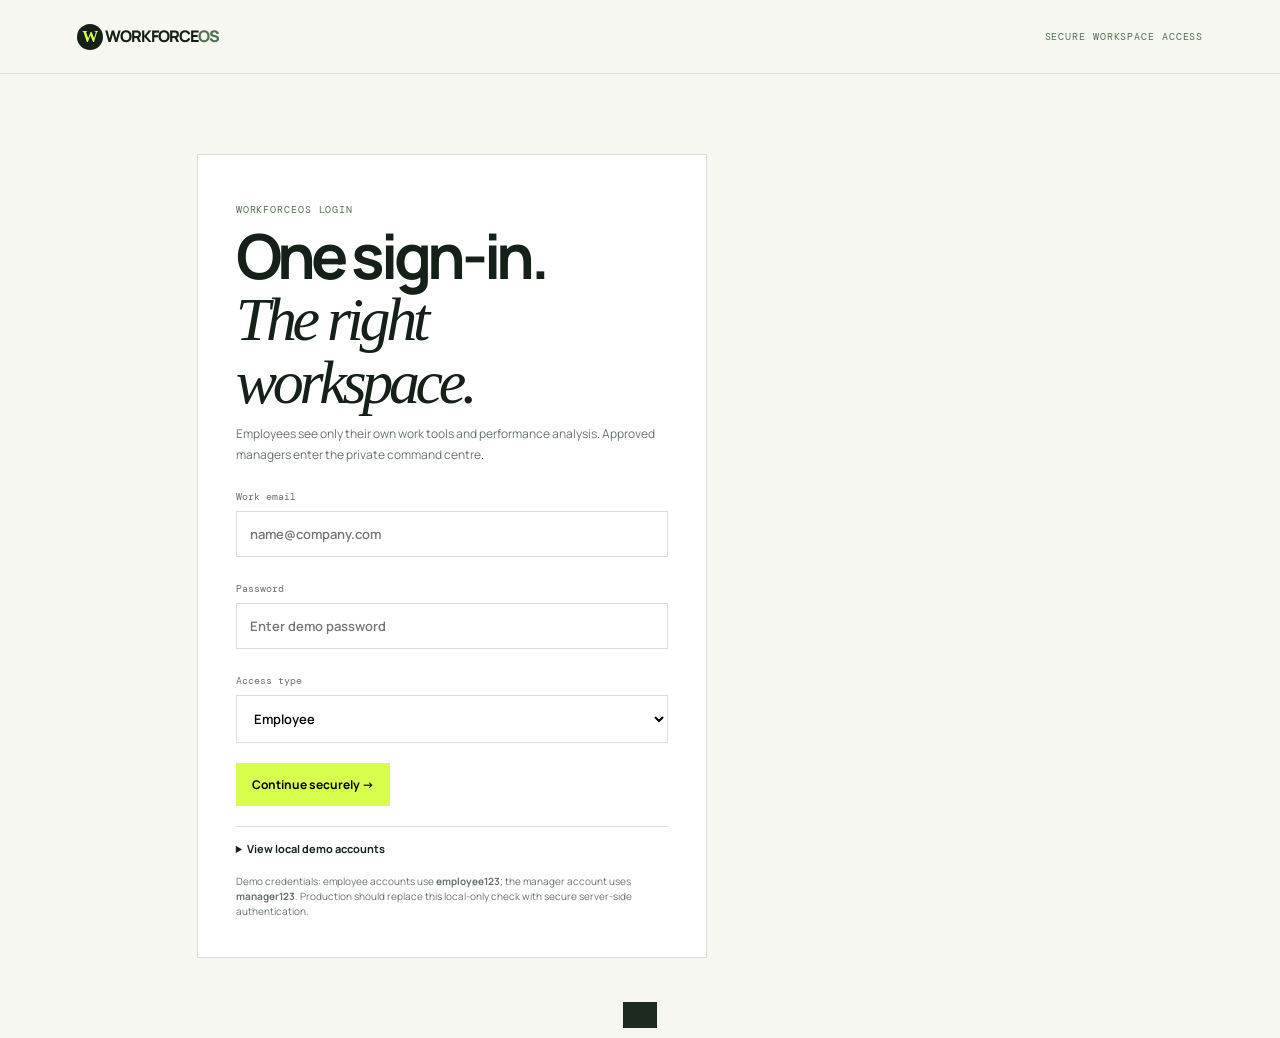
<file: index.html>
<!doctype html>
<html lang="en">
  <head>
    <meta charset="UTF-8" />
    <meta name="viewport" content="width=device-width, initial-scale=1.0" />
    <title>WorkforceOS AI — Workforce Command Centre</title>
    <link rel="preconnect" href="https://fonts.googleapis.com" />
    <link rel="preconnect" href="https://fonts.gstatic.com" crossorigin />
    <link href="https://fonts.googleapis.com/css2?family=DM+Mono:wght@400;500&family=Manrope:wght@400;500;600;700;800&display=swap" rel="stylesheet" />
    <link rel="stylesheet" href="styles.css" />
    <style>
      /* ── Roster component ──────────────────────────────────────── */
      .roster-wrap{max-width:1200px;margin:0 auto;padding:0 5vw 28px}
      .roster{border:1px solid var(--line);background:var(--panel)}
      .roster summary{list-style:none;display:flex;align-items:center;justify-content:space-between;gap:18px;padding:17px 20px;cursor:pointer}
      .roster summary::-webkit-details-marker{display:none}
      .roster-summary-left{display:flex;align-items:center;gap:11px}
      .roster-summary-left b{font-size:13px}
      .roster-summary-left span{font:10px 'DM Mono';color:var(--muted)}
      .roster-toggle{font:700 11px Manrope;color:var(--green)}
      .roster[open] .roster-toggle{color:var(--ink)}
      .roster-body{border-top:1px solid var(--line);padding:18px 20px 21px}
      .roster-intro{display:flex;justify-content:space-between;gap:20px;margin:0 0 15px;font-size:11px;color:var(--muted)}
      .roster-intro strong{color:var(--ink)}
      .employee-roster{display:grid;grid-template-columns:repeat(4,1fr);gap:8px}
      .employee-card{display:flex;align-items:center;gap:8px;padding:10px;background:#f4f6f1;border:1px solid transparent}
      .employee-card:hover{border-color:var(--green);background:#fff}
      .employee-avatar{display:grid;place-items:center;flex:0 0 27px;width:27px;height:27px;border-radius:50%;background:var(--deep);color:var(--lime);font:9px 'DM Mono'}
      .employee-card strong,.employee-card span{display:block}
      .employee-card strong{font-size:10px;line-height:1.25}
      .employee-card span{font:9px 'DM Mono';color:var(--muted);margin-top:2px}
      .employee-card small{display:block;white-space:nowrap;overflow:hidden;text-overflow:ellipsis;max-width:120px;font-size:9px;color:var(--green);margin-top:2px}
      @media(max-width:760px){
        .employee-roster{grid-template-columns:1fr 1fr}
        .roster-intro{display:block;line-height:1.7}
        .roster-wrap{padding-bottom:18px}
        .employee-card small{max-width:80px}
      }

      /* ── Roster analytics tab ──────────────────────────────────── */
      .roster-tabs{display:flex;gap:6px;margin:0 0 16px}
      .roster-tabs button{border:1px solid var(--line);background:transparent;padding:8px 10px;cursor:pointer;color:var(--muted);font:700 10px Manrope}
      .roster-tabs button.active{background:var(--ink);border-color:var(--ink);color:#fff}
      .roster-panel[hidden]{display:none}
      .workforce-table-wrap{border:1px solid var(--line);overflow:auto;background:#fff}
      .workforce-table{min-width:760px;width:100%;border-collapse:collapse;text-align:left}
      .workforce-table th{font:9px 'DM Mono';letter-spacing:.08em;color:var(--muted);padding:11px;border-bottom:1px solid var(--line)}
      .workforce-table td{padding:11px;border-bottom:1px solid #edf0eb;font-size:10px}
      .workforce-table tr:last-child td{border:0}
      .workforce-person{display:flex;gap:7px;align-items:center}
      .workforce-person .employee-avatar{width:24px;height:24px;flex-basis:24px}
      .workforce-person strong,.workforce-person small{display:block}
      .workforce-person strong{font-size:10px}
      .workforce-person small{color:var(--muted);font:9px 'DM Mono';margin-top:2px}
      .rate{font:700 11px 'DM Mono'}
      .rate.good{color:var(--green)}
      .rate.low{color:var(--amber)}
      .workload-track{width:74px;height:4px;background:#e4e8e2}
      .workload-track i{display:block;height:100%;background:var(--green)}
      .workload-track.over i{background:var(--red)}
      .method-note{font-size:10px;color:var(--muted);line-height:1.6;margin:13px 0 0}

      /* ── Management topbar extras ──────────────────────────────── */
      .management-badge{border:1px solid var(--line);padding:5px 7px;color:var(--green);font:9px 'DM Mono';letter-spacing:.06em;white-space:nowrap}
      .management-alert{max-width:1200px;margin:0 auto;padding:16px 5vw;border-bottom:1px solid #ead5cb;background:#fff8f3;display:flex;align-items:center;justify-content:space-between;gap:24px}
      .management-alert>div{display:flex;align-items:flex-start;gap:11px}
      .alert-mark{display:grid;place-items:center;flex:0 0 21px;width:21px;height:21px;border-radius:50%;background:var(--amber);color:#fff;font-weight:800}
      .management-alert b{font-size:11px}
      .management-alert p{margin:4px 0 0;color:var(--muted);font-size:11px;line-height:1.45}
      .management-alert a{white-space:nowrap;color:var(--ink);font:700 11px Manrope}

      /* ── Signout / demo-reset button ───────────────────────────── */
      .signout-btn{border:1px solid var(--line);background:transparent;cursor:pointer;color:var(--muted);font:700 10px Manrope;padding:6px 10px;white-space:nowrap}
      .signout-btn:hover{color:var(--ink);border-color:var(--ink)}
      .reset-btn{border:0;background:transparent;cursor:pointer;color:var(--muted);font:9px 'DM Mono';padding:4px 8px;letter-spacing:.06em}
      .reset-btn:hover{color:var(--green)}

      /* ── API status dot ────────────────────────────────────────── */
      #apiStatusDot{display:inline-block;width:7px;height:7px;border-radius:50%;background:#72a970;margin-right:5px;transition:background .3s}
      #apiStatusDot.offline{background:var(--amber)}
      .embedded-analysis{max-width:1200px;margin:0 auto;padding-left:5vw;padding-right:5vw}
      .embedded-analysis iframe{display:block;width:100%;height:680px;border:1px solid var(--line);background:var(--paper)}
      .pale-section{background:var(--pale);max-width:none;padding-left:max(5vw,calc((100vw - 1200px)/2 + 5vw));padding-right:max(5vw,calc((100vw - 1200px)/2 + 5vw))}

      @media(max-width:760px){
        .management-badge{display:none}
        .management-alert{align-items:flex-start;flex-direction:column;gap:9px}
        .management-alert a{margin-left:32px}
        .signout-btn{display:none}
        .embedded-analysis iframe{height:1120px}
      }
    </style>
  </head>
  <body>
    <div class="grain"></div>

    <header class="topbar">
      <a class="brand" href="#overview" aria-label="WorkforceOS home">
        <span class="mark">W</span><span>WORKFORCE<i>OS</i></span>
      </a>
      <nav aria-label="Main navigation">
        <a class="active" href="#overview">Overview</a>
        <a href="#decision">Decisions</a>
        <a href="#tasks">Tasks</a>
        <a href="#projectAnalyzer">New Project</a>
        <a href="#leaveImpact">Leave Impact</a>
        <a href="#incidentSimulator">Incident Simulator</a>
        <a href="#analyst">AI analyst</a>
      </nav>
      <div class="top-actions">
        <span class="management-badge">MANAGEMENT ACCESS</span>
        <!-- sign out restores session and returns to employee login -->
        <button class="signout-btn" id="managerSignOut" title="Sign out of management dashboard">Sign out</button>
        <button class="profile" id="managerSignOut2" aria-label="Sign out">AM</button>
      </div>
    </header>

    <main id="overview">

      <section class="hero">
        <div>
          <p class="eyebrow">WORKFORCE COMMAND CENTRE / CHENNAI DELIVERY TEAM</p>
          <h1>Keep critical work<br /><em>moving forward.</em></h1>
          <p class="lede">A clear view of people, priorities, and risk—so your team can act before a small disruption becomes an SLA breach.</p>
          <div class="hero-actions">
            <a class="button primary" href="#decision">Review live decision <span>→</span></a>
            <button class="text-link" id="openScenario">Try a what-if scenario ↓</button>
          </div>
        </div>
        <aside class="hero-note">
          <span class="note-icon">↗</span>
          <p class="eyebrow">TODAY'S FOCUS</p>
          <strong>2 decisions<br />need approval</strong>
          <p>One critical task is at risk. A coverage plan is ready for review.</p>
          <a href="#decision">See recommendation →</a>
        </aside>
      </section>

      <section class="status-strip" aria-label="System status">
        <span><b></b> Allocation engine is healthy</span>
        <span>Policy: <strong>balanced delivery</strong></span>
        <!-- Demo reset only appears when API is live -->
        <span id="resetWrap" style="display:none">
          <button class="reset-btn" id="resetDemoBtn">↺ Reset demo data</button>
        </span>
      </section>

      <section class="management-alert" aria-label="Management attention required">
        <div>
          <span class="alert-mark">!</span>
          <div>
            <b>Management attention required</b>
            <p>An employee has not responded to the 30-minute break check. Their active task requires coverage review.</p>
          </div>
        </div>
        <a href="#decision">Review escalation →</a>
      </section>

      <section class="metrics section-tight" aria-label="Workforce summary">
        <article>
          <span>Available now</span>
          <strong>48<span>/50</span></strong>
          <small class="positive">from workforce dataset</small>
        </article>
        <article>
          <span>At-risk tasks</span>
          <strong id="riskCount">3</strong>
          <small class="warning">review decisions</small>
        </article>
        <article>
          <span>Team capacity</span>
          <strong>78<span>%</span></strong>
          <div class="meter"><i style="width:78%"></i></div>
        </article>
        <article>
          <span>Protected SLA value</span>
          <strong>₹2.4<span>L</span></strong>
          <small>from active plans</small>
        </article>
      </section>

      <!-- Employee Directory -->
      <section class="roster-wrap" aria-label="Available employee directory">
        <details class="roster">
          <summary>
            <div class="roster-summary-left">
              <b>Available people directory</b>
              <span>50 employees in the current workforce feed</span>
            </div>
            <span class="roster-toggle">Show names &amp; IDs ↓</span>
          </summary>
          <div class="roster-body">
            <p class="roster-intro">
              <span>Browse employee records in the current dataset.</span>
              <span>Names · IDs · role · location</span>
            </p>
            <div class="roster-tabs" role="tablist">
              <button class="active" data-roster-view="directory">Directory</button>
              <button data-roster-view="analytics">Capacity &amp; performance</button>
            </div>
            <div class="roster-panel" id="directoryPanel">
              <div class="employee-roster" id="employeeRoster"></div>
            </div>
            <div class="roster-panel" id="analyticsPanel" hidden>
              <div class="workforce-table-wrap">
                <table class="workforce-table">
                  <thead>
                    <tr>
                      <th>Employee</th>
                      <th>Role / location</th>
                      <th>Workload</th>
                      <th>Available rate</th>
                      <th>SLA performance</th>
                    </tr>
                  </thead>
                  <tbody id="analyticsRoster"></tbody>
                </table>
              </div>
              <p class="method-note">Available rate = remaining daily capacity after current workload. SLA performance = historical SLA success rate from the workforce dataset. When the API is live, figures come directly from the database.</p>
            </div>
          </div>
        </details>
      </section>

      <!-- Live Decision -->
      <section id="decision" class="section decision-section">
        <div class="section-heading">
          <div>
            <p class="eyebrow">LIVE DECISION</p>
            <h2>Coverage plan, ready to review.</h2>
          </div>
          <p>Choose an event below. The workspace shows a recommended, explainable allocation—not an automatic personnel decision.</p>
        </div>
        <div class="event-tabs" role="tablist" aria-label="Decision events">
          <button class="event-tab active" data-event="break" role="tab">Extended break <span>Needs review</span></button>
          <button class="event-tab" data-event="leave" role="tab">Leave request <span>Tomorrow</span></button>
          <button class="event-tab" data-event="critical" role="tab">Critical incident <span>New</span></button>
        </div>
        <div class="decision-grid">
          <article class="panel event-panel">
            <p class="eyebrow" id="eventEyebrow">EVENT / EXTENDED BREAK</p>
            <h3 id="eventTitle">Arun's break has passed 30 minutes.</h3>
            <p class="panel-copy" id="eventDescription">His active API task has 3.5 hours remaining. Without coverage, the delivery window is at risk.</p>
            <dl class="event-details" id="eventDetails"></dl>
            <div class="impact-box">
              <span>IF WE DO NOTHING</span>
              <strong id="inactionRisk">41% SLA breach risk</strong>
              <p id="inactionCopy">Approx. ₹18,000 in potential delay cost.</p>
            </div>
            <button class="button outline wide" id="viewTaskBtn">View affected task <span>→</span></button>
          </article>
          <article class="panel recommendation-panel" aria-live="polite">
            <div class="recommendation-top">
              <div>
                <p class="eyebrow">RECOMMENDED PLAN</p>
                <p class="recommendation-label" id="recommendationLabel">Temporary coverage</p>
              </div>
              <span class="confidence" id="confidence">92% fit</span>
            </div>
            <h3 id="recommendationTitle">Priya covers 35% of T-104.</h3>
            <p class="recommendation-copy" id="recommendationDescription">She matches the backend requirements, has 4.2 available hours, and keeps both employees within planned capacity.</p>
            <div class="result-metrics">
              <div><span>SLA risk</span><strong id="riskChange">41% <i>→</i> 9%</strong></div>
              <div><span>Coverage</span><strong id="coverageValue">35% of task</strong></div>
              <div><span>Estimated impact</span><strong id="impactValue">₹18k avoided</strong></div>
            </div>
            <div class="factor-title"><span>Why this plan</span><small>auditable signals</small></div>
            <div class="factors" id="factors"></div>
            <div class="recommendation-actions">
              <button class="button primary" id="applyPlan">Approve coverage <span>→</span></button>
              <button class="secondary-action" id="showAlternatives">Compare alternatives</button>
            </div>
          </article>
        </div>
      </section>

      <!-- Workforce Pulse -->
      <section id="workforce" class="pulse-section">
        <div class="section content-width">
          <div class="section-heading">
            <div>
              <p class="eyebrow">WORKFORCE PULSE</p>
              <h2>Know where help is needed.</h2>
            </div>
            <p>Human-readable status, so managers can scan the team in seconds.</p>
          </div>
          <div class="pulse-grid">
            <article class="pulse-card highlight">
              <span class="pulse-number">05</span>
              <h3>Ready to help</h3>
              <p>Qualified people with enough capacity to absorb priority work.</p>
              <button class="text-link" data-filter="available">View available people →</button>
            </article>
            <article class="pulse-card">
              <span class="pulse-number warning-text">03</span>
              <h3>Need attention</h3>
              <p>People nearing capacity or with a task that needs a manager check-in.</p>
              <button class="text-link" data-filter="attention">Review workload →</button>
            </article>
            <article class="pulse-card">
              <span class="pulse-number">04</span>
              <h3>On leave / break</h3>
              <p>Absences that are already covered or being evaluated.</p>
              <button class="text-link" data-filter="away">See coverage →</button>
            </article>
          </div>
        </div>
      </section>

      <!-- Task Priority Table -->
      <section id="tasks" class="section">
        <div class="section-heading">
          <div>
            <p class="eyebrow">PRIORITISE</p>
            <h2>Work that needs a decision.</h2>
          </div>
          <p>Focus attention on the tasks with the highest operational risk.</p>
        </div>
        <div class="task-toolbar">
          <div class="segmented" aria-label="Filter tasks">
            <button class="selected" data-task-filter="all">All work</button>
            <button data-task-filter="risk">At risk</button>
            <button data-task-filter="unassigned">Unassigned</button>
          </div>
          <label class="search">
            <span>⌕</span>
            <input id="taskSearch" type="search" placeholder="Find a task or owner" />
          </label>
        </div>
        <div class="table-wrap">
          <table>
            <thead>
              <tr>
                <th>Priority</th>
                <th>Task</th>
                <th>Owner</th>
                <th>Deadline</th>
                <th>Remaining</th>
                <th>Risk</th>
                <th></th>
              </tr>
            </thead>
            <tbody id="taskBody"></tbody>
          </table>
        </div>
      </section>

      <!-- What-if Simulator -->
      <section id="simulator" class="section simulator">
        <div class="section-heading">
          <div>
            <p class="eyebrow">SIMULATE</p>
            <h2>Test a change before it happens.</h2>
          </div>
          <p>Compare the current plan with a disruption, using the same policy rules as the live workspace.</p>
        </div>
        <div class="simulation-grid">
          <div class="simulation-controls">
            <label>
              Scenario
              <select id="scenarioSelect">
                <option value="leave">An employee takes leave tomorrow</option>
                <option value="incident">A critical production incident arrives</option>
                <option value="capacity">Key engineer reaches full capacity</option>
              </select>
            </label>
            <label>
              Planning window
              <select id="windowSelect">
                <option>Next 8 hours</option>
                <option>Next 24 hours</option>
                <option>Next 3 days</option>
              </select>
            </label>
            <button class="button dark wide" id="runSimulation">Run simulation <span>→</span></button>
          </div>
          <div class="scenario-result" id="simulationResult">
            <div><span>—</span><strong>—</strong><small>Run a scenario to see results</small></div>
          </div>
        </div>
      </section>

      <section id="projectAnalyzer" class="section embedded-analysis">
        <div class="section-heading"><div><p class="eyebrow">NEW PROJECT</p><h2>Test the opportunity.</h2></div><p>Assess workforce capacity, skills, SLA exposure, and commercial impact without changing production assignments.</p></div>
        <iframe class="analyzer-frame" title="New Project Analyzer" src="analyzers.html?embedded=1#project" loading="lazy"></iframe>
      </section>

      <section id="leaveImpact" class="section embedded-analysis pale-section">
        <div class="section-heading"><div><p class="eyebrow">LEAVE IMPACT</p><h2>Protect delivery.</h2></div><p>Simulate an employee absence and inspect affected tasks and replacement coverage before approving leave.</p></div>
        <iframe class="analyzer-frame" title="Leave Impact Analyzer" src="analyzers.html?embedded=1#leave" loading="lazy"></iframe>
      </section>

      <section id="incidentSimulator" class="section embedded-analysis">
        <div class="section-heading"><div><p class="eyebrow">INCIDENT SIMULATOR</p><h2>Stress-test the plan.</h2></div><p>Run the digital twin against workforce disruptions without modifying live workforce state.</p></div>
        <iframe class="analyzer-frame" title="Incident Simulator" src="analyzers.html?embedded=1#incident" loading="lazy"></iframe>
      </section>

      <!-- Conversational Analyst -->
      <section id="analyst" class="analyst-section">
        <div class="section analyst-grid">
          <div>
            <p class="eyebrow">CONVERSATIONAL ACCESS</p>
            <h2>Ask the workforce analyst.</h2>
            <p>The analyst turns clear questions into data checks and allocation simulations. It explains recommendations; it does not make employment decisions.</p>
          </div>
          <div class="ask-box">
            <div id="chatOutput">Try: "Who can cover the payments API task?"</div>
            <div class="chat-row">
              <input id="chatInput" placeholder="Ask about your workforce…" />
              <button id="askBtn">Ask →</button>
            </div>
            <div class="chips">
              <button>What is at risk today?</button>
              <button>Who can cover T-104?</button>
              <button>Show team capacity</button>
            </div>
          </div>
        </div>
      </section>

    </main>

    <div class="toast" id="toast" role="status"></div>

    <footer>
      <span>WORKFORCEOS AI / prototype</span>
      <span>Decision support with human approval.</span>
    </footer>

    <script src="app.js"></script>
    <script>
      window.addEventListener('message', event => {
        if (event.origin !== window.location.origin || !event.data?.auraFrameHeight) return;
        document.querySelectorAll('.analyzer-frame').forEach(frame => {
          if (frame.contentWindow === event.source) frame.style.height = `${Math.max(520, event.data.auraFrameHeight)}px`;
        });
      });
    </script>
    <script>
      /* ── extra wiring for elements added only in this HTML ─── */
      document.addEventListener('DOMContentLoaded', () => {
        /* second sign-out button (avatar) */
        const btn2 = document.getElementById('managerSignOut2');
        if (btn2) btn2.addEventListener('click', () => {
          sessionStorage.removeItem('workforceosUser');
          window.location.href = 'employee.html';
        });

        /* demo reset */
        document.getElementById('resetDemoBtn')?.addEventListener('click', async () => {
          try {
            await fetch('/api/demo/reset', { method: 'POST' });
            window.location.reload();
          } catch {
            /* ignore — button is only shown when API is live */
          }
        });

        /* keep the API status dot and footer mode in sync */
        const originalLoad = window._origLoad || (() => {});
        function updateStatus(live) {
          const dot = document.getElementById('apiStatusDot');
          const footer = document.getElementById('footerMode');
          const syncEl = document.getElementById('lastSync');
          const resetWrap = document.getElementById('resetWrap');
          if (dot) dot.className = live ? '' : 'offline';
          if (footer) footer.textContent = live ? '· API live' : '· demo mode';
          if (syncEl) syncEl.textContent = new Date().toLocaleTimeString('en-IN', { hour: '2-digit', minute: '2-digit' });
          if (resetWrap) resetWrap.style.display = live ? '' : 'none';
        }

        /* patch the load function to update status after each call */
        const orig = window.loadDashboard;
        if (typeof orig === 'function') {
          window.loadDashboard = async function () {
            await orig();
            updateStatus(window.state?.apiLive ?? false);
          };
          /* trigger once on boot */
          setTimeout(() => updateStatus(window.state?.apiLive ?? false), 1500);
        }
      });
    </script>
  </body>
</html>
</file>
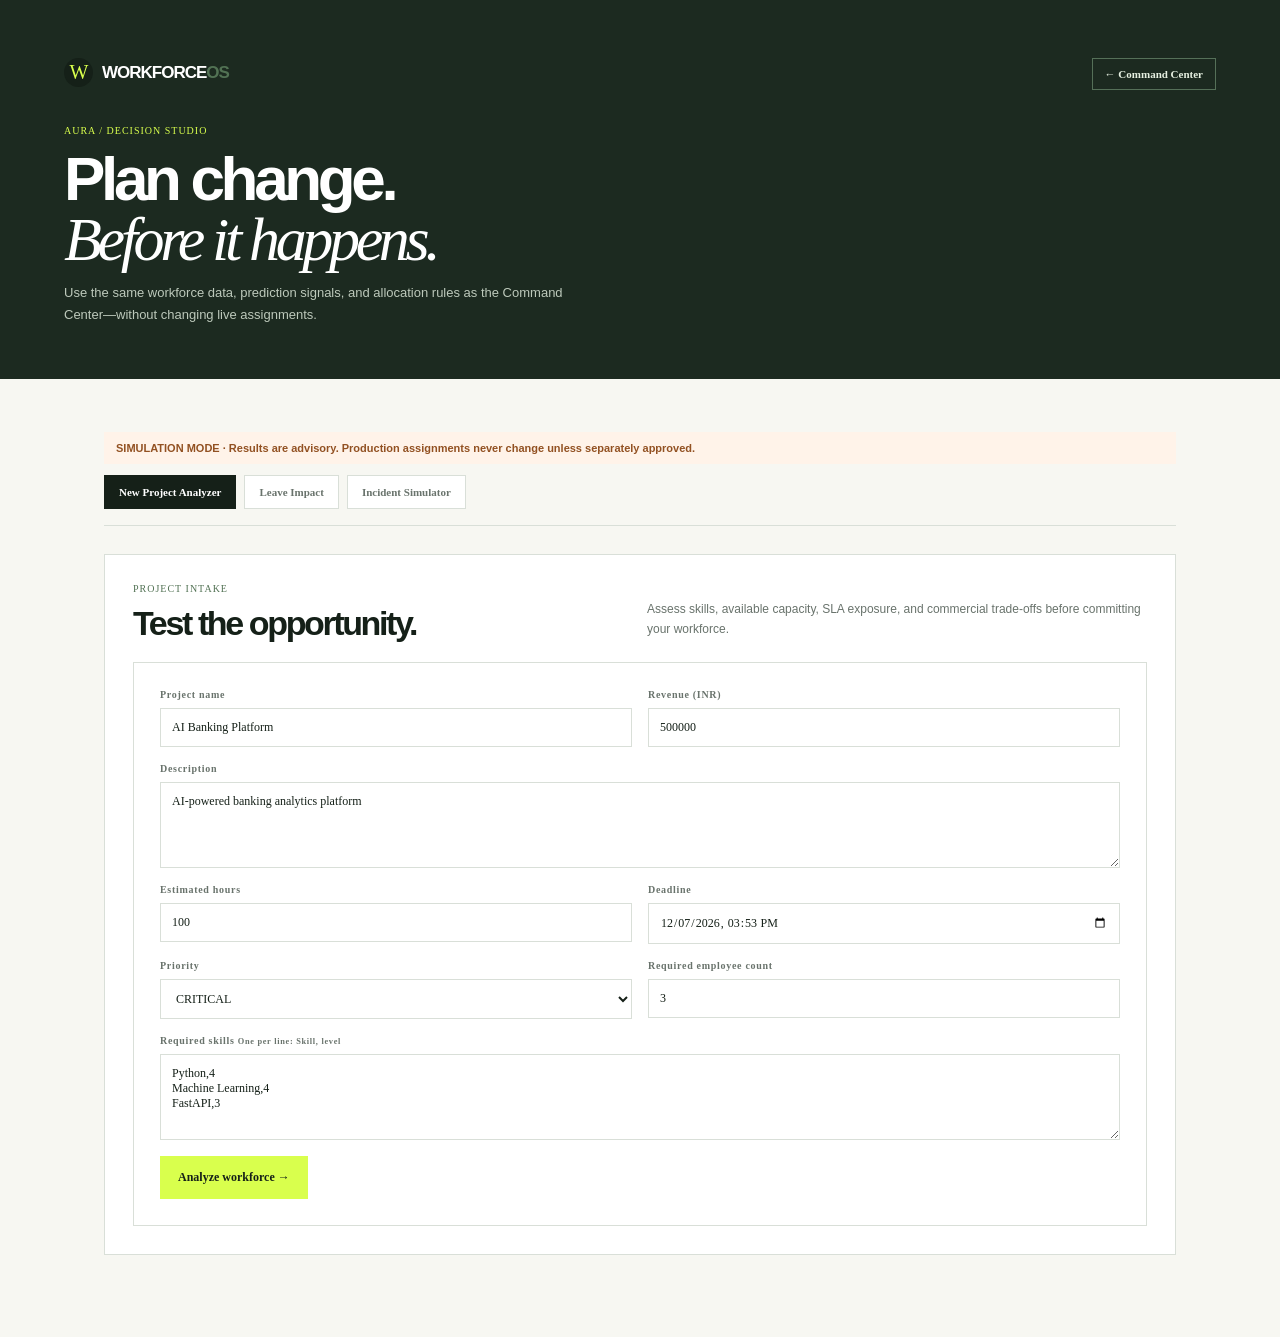
<file: analyzers.html>
<!doctype html>
<html lang="en"><head><meta charset="utf-8"><meta name="viewport" content="width=device-width,initial-scale=1">
<title>AURA · Decision Studio</title><link rel="stylesheet" href="styles.css">
<style>
  .studio-header{background:var(--deep);color:#fff;padding:58px max(5vw,28px) 40px}.studio-header-inner,.studio-main{max-width:1200px;margin:auto}.studio-header-inner{display:flex;justify-content:space-between;gap:40px;align-items:flex-start}.studio-header .brand{color:#fff}.studio-header .eyebrow{color:var(--lime);margin-top:38px}.studio-header h1{font-size:clamp(38px,5vw,62px)}.studio-header p:last-child{color:#bdc9bb;max-width:530px;font-size:13px;line-height:1.7}.back-link{border:1px solid #557058;color:#e6f0e1;text-decoration:none;padding:9px 12px;font:700 11px Manrope;white-space:nowrap}.studio-main{padding:42px max(5vw,28px) 82px}.tabs{display:flex;gap:8px;flex-wrap:wrap;border-bottom:1px solid var(--line);padding-bottom:16px}.tabs button{border:1px solid var(--line);background:var(--panel);color:var(--muted);padding:10px 14px;cursor:pointer;font:700 11px Manrope}.tabs button:first-child{background:var(--ink);color:#fff;border-color:var(--ink)}.panel{display:none;margin-top:28px}.panel.active{display:block}.section-heading{margin-bottom:22px}.section-heading h2{font-size:34px}.section-heading p{max-width:500px}.form-card{background:var(--panel);border:1px solid var(--line);padding:26px;display:grid;grid-template-columns:repeat(2,minmax(0,1fr));gap:16px}.form-card label{display:block;font:700 10px 'DM Mono';letter-spacing:.07em;color:var(--muted)}.form-card input,.form-card select,.form-card textarea{display:block;width:100%;border:1px solid var(--line);background:#fff;color:var(--ink);font:12px Manrope;padding:11px;margin-top:8px;outline-color:var(--green)}.form-card textarea{min-height:86px;resize:vertical}.wide-field{grid-column:1/-1}.action{border:0;background:var(--lime);color:var(--ink);font:800 12px Manrope;padding:14px 18px;cursor:pointer;justify-self:start}.results{margin-top:22px;border:1px solid var(--line);background:var(--panel);padding:25px}.results:empty{display:none}.results h3{font-size:17px;margin:24px 0 10px}.results h3:first-child{margin-top:0}.result-grid{display:grid;grid-template-columns:repeat(3,minmax(160px,1fr));border:1px solid var(--line);background:#f4f6f1}.result-grid b,.result-grid span{padding:10px 13px}.result-grid b{font:9px 'DM Mono';letter-spacing:.06em;color:var(--muted);border-bottom:1px solid #e0e5de}.result-grid span{font:700 14px Manrope}.results table{margin-top:0}.results ul{padding-left:19px;line-height:1.9;font-size:12px}.notice{background:#fff3e9;color:#925122;padding:10px 12px;font-size:11px;font-weight:700}.scenario-grid{display:grid;grid-template-columns:repeat(2,minmax(0,1fr));gap:10px}.scenario-grid .action{width:100%;text-align:left;background:var(--panel);color:var(--ink);border:1px solid var(--line);text-transform:capitalize}.scenario-grid .action:hover{background:var(--lime)}@media(max-width:700px){.studio-header-inner,.section-heading{display:block}.back-link{display:inline-block;margin-top:20px}.form-card,.result-grid,.scenario-grid{grid-template-columns:1fr}.studio-main{padding:30px 20px 60px}}
</style></head><body><header class="studio-header"><div class="studio-header-inner"><div><a class="brand" href="/"><span class="mark">W</span><span>WORKFORCE<i>OS</i></span></a><p class="eyebrow">AURA / DECISION STUDIO</p><h1>Plan change.<br><em>Before it happens.</em></h1><p>Use the same workforce data, prediction signals, and allocation rules as the Command Center—without changing live assignments.</p></div><a class="back-link" href="/">← Command Center</a></div></header>
<main class="studio-main"><p class="notice">SIMULATION MODE · Results are advisory. Production assignments never change unless separately approved.</p><div class="tabs"><button data-tab="project">New Project Analyzer</button><button data-tab="leave">Leave Impact</button><button data-tab="incident">Incident Simulator</button></div>
<section id="project" class="panel active"><div class="section-heading"><div><p class="eyebrow">PROJECT INTAKE</p><h2>Test the opportunity.</h2></div><p>Assess skills, available capacity, SLA exposure, and commercial trade-offs before committing your workforce.</p></div><div class="form-card"><label>Project name<input id="pname" value="AI Banking Platform"></label><label>Revenue (INR)<input id="revenue" type="number" value="500000"></label><label class="wide-field">Description<textarea id="pdesc">AI-powered banking analytics platform</textarea></label><label>Estimated hours<input id="hours" type="number" value="100"></label><label>Deadline<input id="deadline" type="datetime-local"></label><label>Priority<select id="priority"><option>CRITICAL</option><option>HIGH</option><option>MEDIUM</option></select></label><label>Required employee count<input id="count" type="number" value="3"></label><label class="wide-field">Required skills <small>One per line: Skill, level</small><textarea id="skills">Python,4
Machine Learning,4
FastAPI,3</textarea></label><button class="action" id="analyze">Analyze workforce →</button></div><div id="projectResult" class="results"></div></section>
<section id="leave" class="panel"><div class="section-heading"><div><p class="eyebrow">LEAVE IMPACT</p><h2>Protect delivery.</h2></div><p>Model the absence in an isolated digital twin, then review the affected work and replacement coverage.</p></div><div class="form-card"><label>Employee ID<input id="leaveEmployee" value="E014"></label><label>Start date<input id="leaveStart" type="date"></label><label>End date<input id="leaveEnd" type="date"></label><button class="action" id="leaveAnalyze">Simulate leave impact →</button></div><div id="leaveResult" class="results"></div></section>
<section id="incident" class="panel"><div class="section-heading"><div><p class="eyebrow">INCIDENT SIMULATOR</p><h2>Stress-test the plan.</h2></div><p>Run a non-mutating workforce disruption and compare available resources and SLA exposure before and after.</p></div><div id="scenarioCards" class="scenario-grid"></div><div id="incidentResult" class="results"></div></section></main><script src="analyzers.js"></script></body></html>
</file>
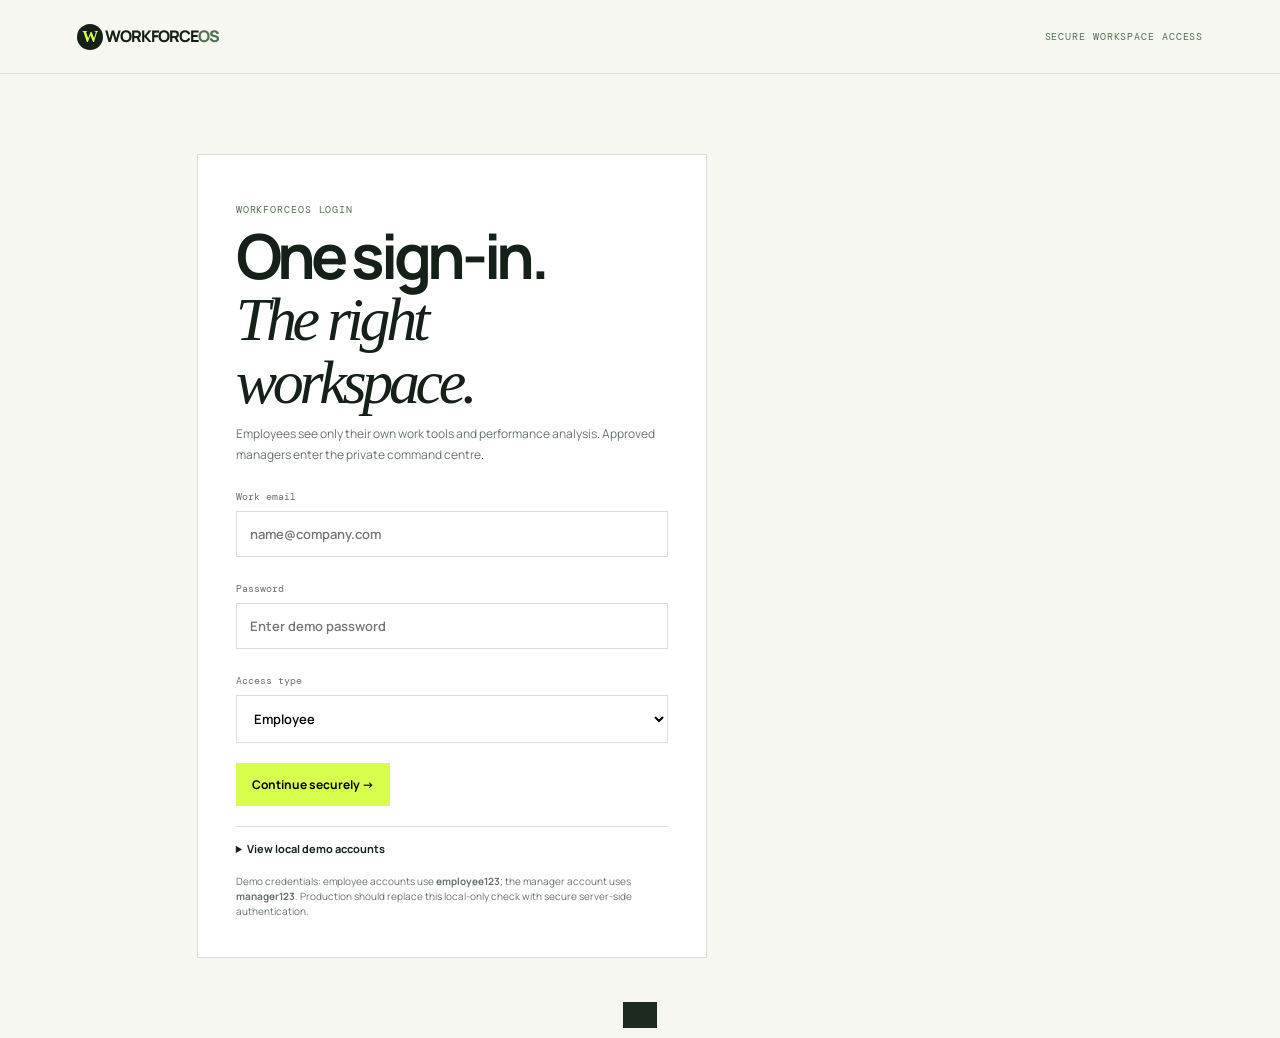
<file: employee.html>
<!doctype html>
<html lang="en">
<head>
  <meta charset="UTF-8" /><meta name="viewport" content="width=device-width,initial-scale=1" />
  <title>WorkforceOS — Secure access</title>
  <link rel="preconnect" href="https://fonts.googleapis.com" /><link rel="preconnect" href="https://fonts.gstatic.com" crossorigin />
  <link href="https://fonts.googleapis.com/css2?family=DM+Mono:wght@400;500&family=Manrope:wght@400;600;700;800&display=swap" rel="stylesheet" />
  <link rel="stylesheet" href="employee.css" />
</head>
<body>
  <header><a class="brand" href="employee.html"><span>W</span> WORKFORCE<i>OS</i></a><p>SECURE WORKSPACE ACCESS</p></header>
  <main>
    <section id="login" class="login-card"><p class="eyebrow">WORKFORCEOS LOGIN</p><h1>One sign-in.<br /><em>The right workspace.</em></h1><p>Employees see only their own work tools and performance analysis. Approved managers enter the private command centre.</p>
      <form id="accessForm"><label>Work email<input id="email" type="email" placeholder="name@company.com" required /></label><label>Password<input id="password" type="password" placeholder="Enter demo password" required /></label><label>Access type<select id="role"><option value="employee">Employee</option><option value="manager">Manager</option></select></label><button>Continue securely →</button></form>
      <details class="demo-access"><summary>View local demo accounts</summary><p>Select an employee to fill the email field. Each workspace has a different domain, SLA record, workload, leave history, and 1–10 performance analysis.</p><div id="demoAccounts" class="demo-accounts"></div><p><b>Private manager:</b> manager.demo@workforceos.local</p></details>
      <small>Demo credentials: employee accounts use <b>employee123</b>; the manager account uses <b>manager123</b>. Production should replace this local-only check with secure server-side authentication.</small>
    </section>
    <section id="portal" hidden>
      <div class="welcome"><div><p class="eyebrow">EMPLOYEE WORKSPACE · <span id="employeeId">E000</span></p><h1>Welcome back, <em id="employeeName">Employee</em>.</h1><p id="employeeMeta"></p></div><div class="welcome-actions"><button class="notification-button" id="showNotifications">Notifications <span id="notificationBadge">3</span></button><button class="signout" id="signOut">Sign out</button></div></div>
      <div class="grid"><article class="card task"><p class="eyebrow">CURRENT TASK</p><h2 id="taskTitle">Payment API reconciliation</h2><p id="taskMeta">Priority: High · SLA: today, 4:30 PM</p><div class="progress"><i id="taskProgress"></i></div><span id="taskProgressText">67% complete</span></article><article class="card"><p class="eyebrow">TODAY</p><strong id="focusHours">6.0<span>h</span></strong><p>Focused work recorded</p></article><article class="card"><p class="eyebrow">STATUS</p><strong id="status">Working</strong><p>Update your availability below</p></article></div>
      <div class="performance-band"><div><p class="eyebrow">PERSONAL PERFORMANCE SCORE</p><strong id="performanceScore">8.4<span>/10</span></strong><p>Based on SLA delivery, work quality, and planned availability. Approved leave does not reduce this score; break-policy flags require manager review.</p></div><div class="score-parts"><span>SLA delivery <b id="slaScore">9.1</b></span><span>Work quality <b id="qualityScore">8.6</b></span><span>Availability <b id="availabilityScore">8.0</b></span><span>Policy record <b id="policyRecord">8.0</b></span></div></div>
      <div class="actions"><article><p class="eyebrow">BREAK &amp; CHECK-IN</p><h2>Need a break?</h2><p>The 30-minute check-in helps management plan task coverage if you cannot return on time.</p><button id="startBreak">Start break</button><button id="endBreak" class="dark" hidden>End break</button><div id="breakCheck" hidden class="check"><b>30-minute check-in</b><p>Are you able to resume work?</p><button class="dark" id="resume">Yes, resume</button><button class="plain" id="extend">Request extension</button></div><div class="mini-list"><div><span id="lastBreakTime">Today · 10:42 AM</span><b id="lastBreak">Meal break · 26 min</b></div><div><span>Current break status</span><b id="breakState">No active break</b></div></div></article><article><p class="eyebrow">LEAVE REQUESTS</p><h2>Plan time away.</h2><p>Submit dates; management receives a coverage review before deciding.</p><form id="leaveForm"><label>Start date<input id="leaveStart" type="date" required /></label><label>End date<input id="leaveEnd" type="date" required /></label><button>Request leave →</button></form><div id="leaveList" class="mini-list"></div></article></div>
      <section class="history"><div><p class="eyebrow">WORK &amp; SLA HISTORY</p><h2>Your recent delivery record.</h2></div><div id="historyRows" class="history-table"></div></section>
      <aside id="notifications" class="notifications" hidden><div><p class="eyebrow">YOUR NOTIFICATIONS</p><h2>Keep up to date.</h2></div><div id="notificationItems"></div></aside>
    </section>
  </main><div class="toast" id="toast"></div><script src="employee.js"></script>
</body></html>
</file>
<file: styles.css>
:root{--ink:#152018;--deep:#1c2a20;--paper:#f7f7f2;--panel:#fff;--muted:#69736c;--line:#d9dfd8;--lime:#d9ff4d;--green:#527254;--pale:#e9eee4;--amber:#ca7545;--red:#b95149}*{box-sizing:border-box}html{scroll-behavior:smooth}body{margin:0;background:var(--paper);color:var(--ink);font-family:Manrope,Arial,sans-serif}.grain{position:fixed;inset:0;z-index:-1;opacity:.06;pointer-events:none;background-image:url("data:image/svg+xml,%3Csvg viewBox='0 0 180 180' xmlns='http://www.w3.org/2000/svg'%3E%3Cfilter id='n'%3E%3CfeTurbulence type='fractalNoise' baseFrequency='.7' numOctaves='4' stitchTiles='stitch'/%3E%3C/filter%3E%3Crect width='100%25' height='100%25' filter='url(%23n)'/%3E%3C/svg%3E")}.topbar{height:76px;padding:0 max(5vw,28px);border-bottom:1px solid var(--line);display:flex;align-items:center;justify-content:space-between;gap:20px;background:rgba(247,247,242,.92);position:sticky;top:0;z-index:5;backdrop-filter:blur(12px)}.brand{display:flex;align-items:center;gap:9px;color:inherit;text-decoration:none;font-size:17px;font-weight:800;letter-spacing:-1px;white-space:nowrap}.brand i{font-style:normal;color:var(--green)}.mark{display:grid;place-items:center;background:var(--ink);color:var(--lime);height:29px;width:29px;border-radius:50%;font:20px Georgia}nav{display:flex;gap:27px}nav a{font-size:12px;font-weight:700;color:var(--muted);text-decoration:none;padding:29px 0 26px;border-bottom:2px solid transparent}nav a.active,nav a:hover{color:var(--ink);border-color:var(--green)}.top-actions{display:flex;align-items:center;gap:14px}.live-dot{font:10px 'DM Mono';letter-spacing:.08em;color:var(--muted)}.live-dot b{display:inline-block;width:7px;height:7px;border-radius:50%;background:#72a970;margin-right:5px}.icon-button,.profile{border:0;background:transparent;cursor:pointer;color:var(--ink)}.icon-button{position:relative;font-size:24px;line-height:1}.icon-button span{position:absolute;top:-6px;right:-8px;display:grid;place-items:center;width:15px;height:15px;border-radius:50%;font:9px 'DM Mono';color:#fff;background:var(--red)}.profile{display:grid;place-items:center;width:32px;height:32px;border-radius:50%;background:var(--deep);color:var(--lime);font:10px 'DM Mono'}.hero,.section,.content-width{max-width:1200px;margin:auto;padding-left:5vw;padding-right:5vw}.hero{padding-top:94px;padding-bottom:78px;display:flex;justify-content:space-between;gap:50px;align-items:end}.eyebrow{margin:0 0 13px;font:10px 'DM Mono';letter-spacing:.1em;color:var(--green)}h1,h2{margin:0;font-size:clamp(42px,6vw,76px);line-height:.96;letter-spacing:-.07em;font-weight:800}h1 em{font-family:Georgia,serif;font-weight:400}.lede{max-width:500px;margin:27px 0;color:var(--muted);font-size:14px;line-height:1.75}.hero-actions{display:flex;align-items:center;gap:23px}.button{border:0;cursor:pointer;display:inline-flex;align-items:center;justify-content:space-between;gap:25px;text-decoration:none;font:700 12px Manrope;padding:13px 17px}.button span{font-size:18px;line-height:1}.primary{background:var(--lime);color:var(--ink)}.dark{background:var(--ink);color:#fff}.outline{border:1px solid var(--line);background:transparent;color:var(--ink)}.wide{width:100%;margin-top:22px}.text-link,.secondary-action{border:0;background:transparent;cursor:pointer;padding:0;color:var(--ink);font:700 12px Manrope;text-decoration:none}.text-link:hover,.secondary-action:hover{color:var(--green)}.hero-note{width:255px;padding:23px 0 0 23px;border-left:1px solid var(--line)}.note-icon{font:26px Georgia;color:var(--green)}.hero-note strong{display:block;font:27px/1.05 Georgia;margin:14px 0}.hero-note p:last-of-type{font-size:12px;line-height:1.65;color:var(--muted)}.hero-note a{font-size:12px;color:var(--ink);font-weight:800}.status-strip{background:var(--deep);color:#dce7d9;display:flex;justify-content:center;gap:38px;padding:12px 5vw;font-size:11px}.status-strip b{display:inline-block;height:6px;width:6px;border-radius:50%;background:var(--lime);margin-right:7px}.status-strip strong{font-family:'DM Mono';font-weight:400}.section-tight{padding-top:0;padding-bottom:0}.metrics{max-width:1200px;margin:0 auto;padding-left:5vw;padding-right:5vw;display:grid;grid-template-columns:repeat(4,1fr);border-bottom:1px solid var(--line)}.metrics article{padding:30px 27px;border-left:1px solid var(--line)}.metrics article:first-child{padding-left:0;border-left:0}.metrics span,.metrics small{display:block;color:var(--muted);font-size:11px}.metrics strong{display:block;margin:6px 0;font:37px Georgia;letter-spacing:-.05em}.metrics strong span{display:inline;font-size:18px;font-family:Manrope}.positive{color:var(--green)!important}.warning{color:var(--amber)!important}.meter{height:5px;background:#dce2da;margin-top:15px}.meter i{display:block;height:100%;background:var(--green)}.section{padding-top:96px;padding-bottom:96px}.section-heading{display:flex;justify-content:space-between;gap:35px;align-items:end;margin-bottom:30px}.section-heading h2,.analyst-section h2{font-size:clamp(30px,4vw,49px)}.section-heading>p{max-width:330px;margin:0;color:var(--muted);font-size:12px;line-height:1.65}.event-tabs{display:flex;gap:8px;margin-bottom:13px}.event-tab{border:1px solid var(--line);background:transparent;padding:10px 13px;cursor:pointer;font:700 11px Manrope;color:var(--muted)}.event-tab span{margin-left:8px;color:var(--green);font:10px 'DM Mono'}.event-tab.active{color:var(--ink);background:var(--panel);border-color:var(--ink)}.decision-grid{display:grid;grid-template-columns:.86fr 1.14fr;gap:13px}.panel{border:1px solid var(--line);background:var(--panel);padding:28px}.event-panel h3,.recommendation-panel h3{font-size:27px;letter-spacing:-.05em;line-height:1.1;margin:0 0 13px}.panel-copy,.recommendation-copy{font-size:12px;line-height:1.7;color:var(--muted);margin:0}.event-details{margin:27px 0;border-top:1px solid var(--line);border-bottom:1px solid var(--line)}.event-details div{display:flex;justify-content:space-between;gap:15px;padding:12px 0;border-bottom:1px solid #edf0eb}.event-details div:last-child{border:0}.event-details dt{font-size:11px;color:var(--muted)}.event-details dd{margin:0;font-size:11px;font-weight:800;text-align:right}.impact-box{background:#f2f0eb;padding:14px}.impact-box span{font:9px 'DM Mono';letter-spacing:.09em;color:var(--amber)}.impact-box strong{display:block;font-size:14px;margin:5px 0}.impact-box p{font-size:11px;color:var(--muted);margin:0}.recommendation-panel{background:var(--deep);color:#f4f8ee;border-color:var(--deep)}.recommendation-panel .eyebrow{color:#afcd9f}.recommendation-top{display:flex;justify-content:space-between;align-items:start}.recommendation-label{color:var(--lime);font-size:11px;font-weight:800;margin:0}.confidence{border:1px solid #567159;color:#d7e8d0;padding:6px 7px;font:10px 'DM Mono'}.recommendation-copy{color:#bdc9bb}.result-metrics{display:grid;grid-template-columns:repeat(3,1fr);gap:10px;border-top:1px solid #425044;margin-top:24px;padding-top:18px}.result-metrics span{display:block;color:#a9b5a7;font-size:9px}.result-metrics strong{font-size:13px}.result-metrics i{color:var(--lime);font-style:normal}.factor-title{display:flex;justify-content:space-between;margin:24px 0 10px;font-size:11px;font-weight:800}.factor-title small{font:9px 'DM Mono';color:#a9b5a7}.factors{display:grid;gap:8px}.factor{display:grid;grid-template-columns:122px 1fr 27px;align-items:center;gap:7px;font-size:10px}.bar{height:5px;background:#3c4b3e}.bar i{display:block;height:100%;background:var(--lime)}.factor b{font:10px 'DM Mono';text-align:right}.recommendation-actions{display:flex;align-items:center;gap:18px;margin-top:23px}.pulse-section{background:var(--pale)}.pulse-section .section{padding-top:88px;padding-bottom:88px}.pulse-grid{display:grid;grid-template-columns:repeat(3,1fr);gap:13px}.pulse-card{background:var(--paper);padding:24px;border-top:3px solid var(--ink)}.pulse-card.highlight{background:var(--lime)}.pulse-number{display:block;font:43px Georgia;letter-spacing:-.06em}.warning-text{color:var(--amber)}.pulse-card h3{font-size:16px;margin:9px 0}.pulse-card p{font-size:12px;line-height:1.6;color:var(--muted);min-height:40px}.task-toolbar{display:flex;justify-content:space-between;align-items:center;margin-bottom:17px}.segmented{border:1px solid var(--line);padding:3px;display:flex;gap:2px}.segmented button{border:0;background:transparent;color:var(--muted);cursor:pointer;padding:8px 10px;font:700 11px Manrope}.segmented button.selected{background:var(--ink);color:#fff}.search{display:flex;gap:6px;align-items:center;border-bottom:1px solid var(--line);padding:5px 0;color:var(--muted)}.search input{border:0;outline:0;background:transparent;font:12px Manrope;width:185px}.table-wrap{border:1px solid var(--line);background:#fff;overflow:auto}table{width:100%;border-collapse:collapse;text-align:left}th{font:9px 'DM Mono';letter-spacing:.08em;color:var(--muted);padding:13px 15px;border-bottom:1px solid var(--line)}td{padding:15px;border-bottom:1px solid #e8ece7;font-size:11px}td strong{font-size:12px}.task-title small{display:block;color:var(--muted);font-size:10px;margin-top:3px}.priority,.risk-pill{display:inline-block;font:9px 'DM Mono';padding:5px 6px}.priority.critical{background:#fae1dc;color:#913d36}.priority.high{background:#fff0dd;color:#965519}.priority.medium{background:#eaf2e5;color:var(--green)}.risk-pill.low{background:#edf5e9;color:var(--green)}.risk-pill.medium{background:#fff0dc;color:#955419}.risk-pill.high{background:#f8dfdb;color:#943d36}.table-action{border:0;background:none;color:var(--green);cursor:pointer;font:700 11px Manrope}.simulator{background:#e9ede5;max-width:none;padding-left:max(5vw,calc((100vw - 1200px)/2 + 5vw));padding-right:max(5vw,calc((100vw - 1200px)/2 + 5vw))}.simulation-grid{display:grid;grid-template-columns:.75fr 1.25fr;gap:13px}.simulation-controls,.scenario-result{background:var(--paper);padding:25px}.simulation-controls label{display:block;color:var(--muted);font:10px 'DM Mono';margin-bottom:17px}.simulation-controls select{width:100%;margin-top:7px;padding:11px;border:1px solid var(--line);background:#fff;color:var(--ink);font:600 12px Manrope}.scenario-result{display:grid;grid-template-columns:repeat(3,1fr);gap:14px;align-items:center}.scenario-result div{border-left:1px solid var(--line);padding-left:15px}.scenario-result div:first-child{border:0;padding-left:0}.scenario-result span{display:block;font-size:10px;color:var(--muted)}.scenario-result strong{display:block;margin:7px 0;font:29px Georgia}.scenario-result small{font-size:10px;color:var(--green);font-weight:700}.analyst-section{background:var(--deep);color:#fff}.analyst-grid{display:grid;grid-template-columns:.85fr 1.15fr;gap:70px;align-items:center}.analyst-section .eyebrow{color:var(--lime)}.analyst-grid>div>p:last-child{max-width:400px;color:#b4c0b2;line-height:1.7;font-size:12px}.ask-box{background:var(--paper);padding:22px;color:var(--ink)}#chatOutput{min-height:78px;font:17px/1.4 Georgia}.chat-row{display:flex;margin-top:13px;border:1px solid var(--line)}.chat-row input{min-width:0;flex:1;border:0;padding:12px;background:#fff;outline:0;font:12px Manrope}.chat-row button{border:0;background:var(--lime);font:800 11px Manrope;padding:0 15px;cursor:pointer}.chips{display:flex;flex-wrap:wrap;gap:9px;margin-top:12px}.chips button{border:0;background:transparent;padding:0;color:var(--green);cursor:pointer;text-decoration:underline;font:11px Manrope}.drawer{position:fixed;z-index:20;right:0;top:0;width:min(360px,100%);height:100vh;background:var(--paper);padding:23px;transform:translateX(100%);transition:.25s;box-shadow:-8px 0 30px #17201a22}.drawer.open{transform:translateX(0)}.drawer-head{display:flex;justify-content:space-between;align-items:center;border-bottom:1px solid var(--line);padding-bottom:16px}.drawer-head strong{font-size:18px}.close-drawer{font-size:25px;border:0;background:transparent;cursor:pointer}.notification{padding:15px 0;border-bottom:1px solid var(--line)}.notification b{display:block;font-size:12px}.notification span{display:block;margin-top:4px;color:var(--muted);font-size:11px;line-height:1.5}.overlay{display:none;position:fixed;inset:0;z-index:15;background:#10201444}.overlay.open{display:block}.toast{position:fixed;z-index:30;bottom:24px;left:50%;transform:translate(-50%,130px);background:var(--ink);color:#fff;padding:13px 18px;font-size:12px;box-shadow:0 9px 25px #0003;transition:.25s}.toast.show{transform:translate(-50%,0)}footer{border-top:1px solid var(--line);padding:23px 5vw;display:flex;justify-content:space-between;font:9px 'DM Mono';color:var(--muted)}@media(max-width:760px){.topbar{height:64px}.topbar nav,.live-dot{display:none}.hero{padding-top:68px;display:block}.hero-note{width:auto;margin-top:45px}.status-strip{display:block;text-align:center;line-height:2}.status-strip span{margin:0 8px}.metrics{grid-template-columns:1fr 1fr}.metrics article:nth-child(3){border-left:0}.metrics article{padding:22px 15px}.metrics article:first-child{padding-left:0}.section{padding-top:65px;padding-bottom:65px}.section-heading,.task-toolbar{display:block}.section-heading>p{margin-top:12px}.event-tabs{overflow:auto}.event-tab{white-space:nowrap}.decision-grid,.pulse-grid,.simulation-grid,.analyst-grid{grid-template-columns:1fr}.pulse-card p{min-height:0}.scenario-result{grid-template-columns:1fr}.scenario-result div{border-left:0;border-top:1px solid var(--line);padding:13px 0 0}.scenario-result div:first-child{border-top:0;padding-top:0}.task-toolbar .search{margin-top:15px}.result-metrics{grid-template-columns:1fr}.recommendation-actions{align-items:start;flex-direction:column}.hero-actions{align-items:start;flex-direction:column}.top-actions{gap:8px}footer{display:block;line-height:2}}
</file>
<file: employee.css>
:root{--ink:#152018;--paper:#f7f7f2;--line:#d9dfd8;--lime:#d9ff4d;--green:#527254;--muted:#69736c;--deep:#1c2a20}*{box-sizing:border-box}body{margin:0;background:var(--paper);color:var(--ink);font-family:Manrope,Arial,sans-serif}header{height:74px;padding:0 6vw;border-bottom:1px solid var(--line);display:flex;align-items:center;justify-content:space-between}.brand{font-weight:800;letter-spacing:-1px;text-decoration:none;color:var(--ink)}.brand span{display:inline-grid;place-items:center;width:26px;height:26px;border-radius:50%;background:var(--ink);color:var(--lime);font-family:Georgia}.brand i{color:var(--green);font-style:normal}header p,.eyebrow{font:10px 'DM Mono';letter-spacing:.09em;color:var(--green)}main{max-width:1040px;margin:auto;padding:80px 6vw}.login-card{max-width:510px;padding:38px;background:#fff;border:1px solid var(--line)}h1{font-size:clamp(39px,5vw,62px);line-height:.98;letter-spacing:-.07em;margin:0}h1 em{font-family:Georgia;font-weight:400}h2{font-size:21px;letter-spacing:-.04em;margin:8px 0}.login-card>p:not(.eyebrow),.card p,.actions article p{color:var(--muted);font-size:12px;line-height:1.7}label{display:block;font:10px 'DM Mono';color:var(--muted);margin:25px 0 10px}input,select{display:block;width:100%;margin-top:8px;padding:13px;border:1px solid var(--line);font:600 13px Manrope;background:#fff}button{border:0;background:var(--lime);padding:13px 16px;cursor:pointer;font:700 12px Manrope;margin-top:10px}.login-card small{display:block;color:var(--muted);font-size:10px;line-height:1.5;margin-top:18px}.demo-access{margin-top:20px;border-top:1px solid var(--line);padding-top:14px}.demo-access summary{cursor:pointer;font:700 11px Manrope}.demo-access p{font-size:10px;line-height:1.5;color:var(--muted)}.demo-accounts{display:grid;grid-template-columns:1fr 1fr;gap:7px}.demo-accounts button{margin:0;padding:9px;text-align:left;background:#f2f5ef;border:1px solid var(--line);font-size:10px}.demo-accounts button:hover{border-color:var(--green);background:#fff}.demo-accounts b,.demo-accounts span{display:block}.demo-accounts span{font:9px 'DM Mono';color:var(--muted);margin-top:3px}.welcome{display:flex;justify-content:space-between;align-items:start}.welcome p{color:var(--muted);font-size:12px}.welcome-actions{display:flex;gap:8px}.signout{background:transparent;border:1px solid var(--line)}.notification-button{background:var(--deep);color:#fff}.notification-button span{display:inline-grid;place-items:center;width:16px;height:16px;margin-left:4px;border-radius:50%;background:var(--lime);color:var(--ink);font-size:9px}.grid{display:grid;grid-template-columns:2fr 1fr 1fr;gap:12px;margin:36px 0}.card,.actions article{background:#fff;border:1px solid var(--line);padding:24px}.card strong{font:33px Georgia}.card strong span{font:15px Manrope}.progress{height:6px;background:#e2e8df;margin:22px 0 6px}.progress i{display:block;background:var(--green);height:100%;width:67%}.task{background:var(--deep);color:#fff}.task .eyebrow{color:var(--lime)}.task p{color:#c5d0c3}.actions{display:grid;grid-template-columns:1fr 1fr;gap:12px}.check{border-left:3px solid var(--green);padding-left:12px;margin-top:18px}.check p{margin:6px 0}.dark{background:var(--deep);color:#fff;margin-right:7px}.plain{background:transparent;border:1px solid var(--line)}.performance-band{display:flex;justify-content:space-between;gap:30px;background:#e8eee3;padding:24px;margin:0 0 12px}.performance-band strong{font:41px Georgia}.performance-band strong span{font:16px Manrope}.performance-band p{font-size:11px;color:var(--muted);max-width:390px}.score-parts{display:grid;grid-template-columns:1fr 1fr;gap:9px;align-content:center;min-width:270px}.score-parts span{font-size:11px;border-bottom:1px solid #ccd5c9;padding-bottom:5px}.score-parts b{float:right}.mini-list{margin-top:19px;border-top:1px solid var(--line)}.mini-list div{display:flex;justify-content:space-between;gap:10px;padding:10px 0;border-bottom:1px solid var(--line);font-size:10px}.mini-list span{color:var(--muted)}.pending{color:#9b651d}.approved,.good{color:var(--green)}.denied{color:#a24d43}.history{margin-top:12px;padding:25px;background:#fff;border:1px solid var(--line)}.history-table{margin-top:18px}.history-row{display:grid;grid-template-columns:2fr 1fr 1fr 1fr;gap:10px;padding:11px 0;border-bottom:1px solid #edf0eb;font-size:10px}.history-row.heading{font:9px 'DM Mono';letter-spacing:.06em;color:var(--muted)}.watch{color:#a66b22}.notifications{margin-top:12px;padding:25px;background:var(--deep);color:#fff}.notifications .eyebrow{color:var(--lime)}.notifications h2{font-size:24px}.notifications article{border-top:1px solid #425144;padding:14px 0;font-size:11px}.notifications p{color:#c0cbbd;line-height:1.5}.toast{position:fixed;bottom:22px;left:50%;transform:translate(-50%,150px);background:var(--deep);color:#fff;padding:13px 17px;font-size:12px;transition:.25s}.toast.show{transform:translate(-50%,0)}@media(max-width:700px){main{padding-top:50px}.grid,.actions,.demo-accounts{grid-template-columns:1fr}.welcome{display:block}.welcome-actions{margin-top:15px}.performance-band{display:block}.score-parts{min-width:0;margin-top:18px}.history-row{grid-template-columns:1.7fr 1fr 1fr 1fr;font-size:9px}}
</file>
